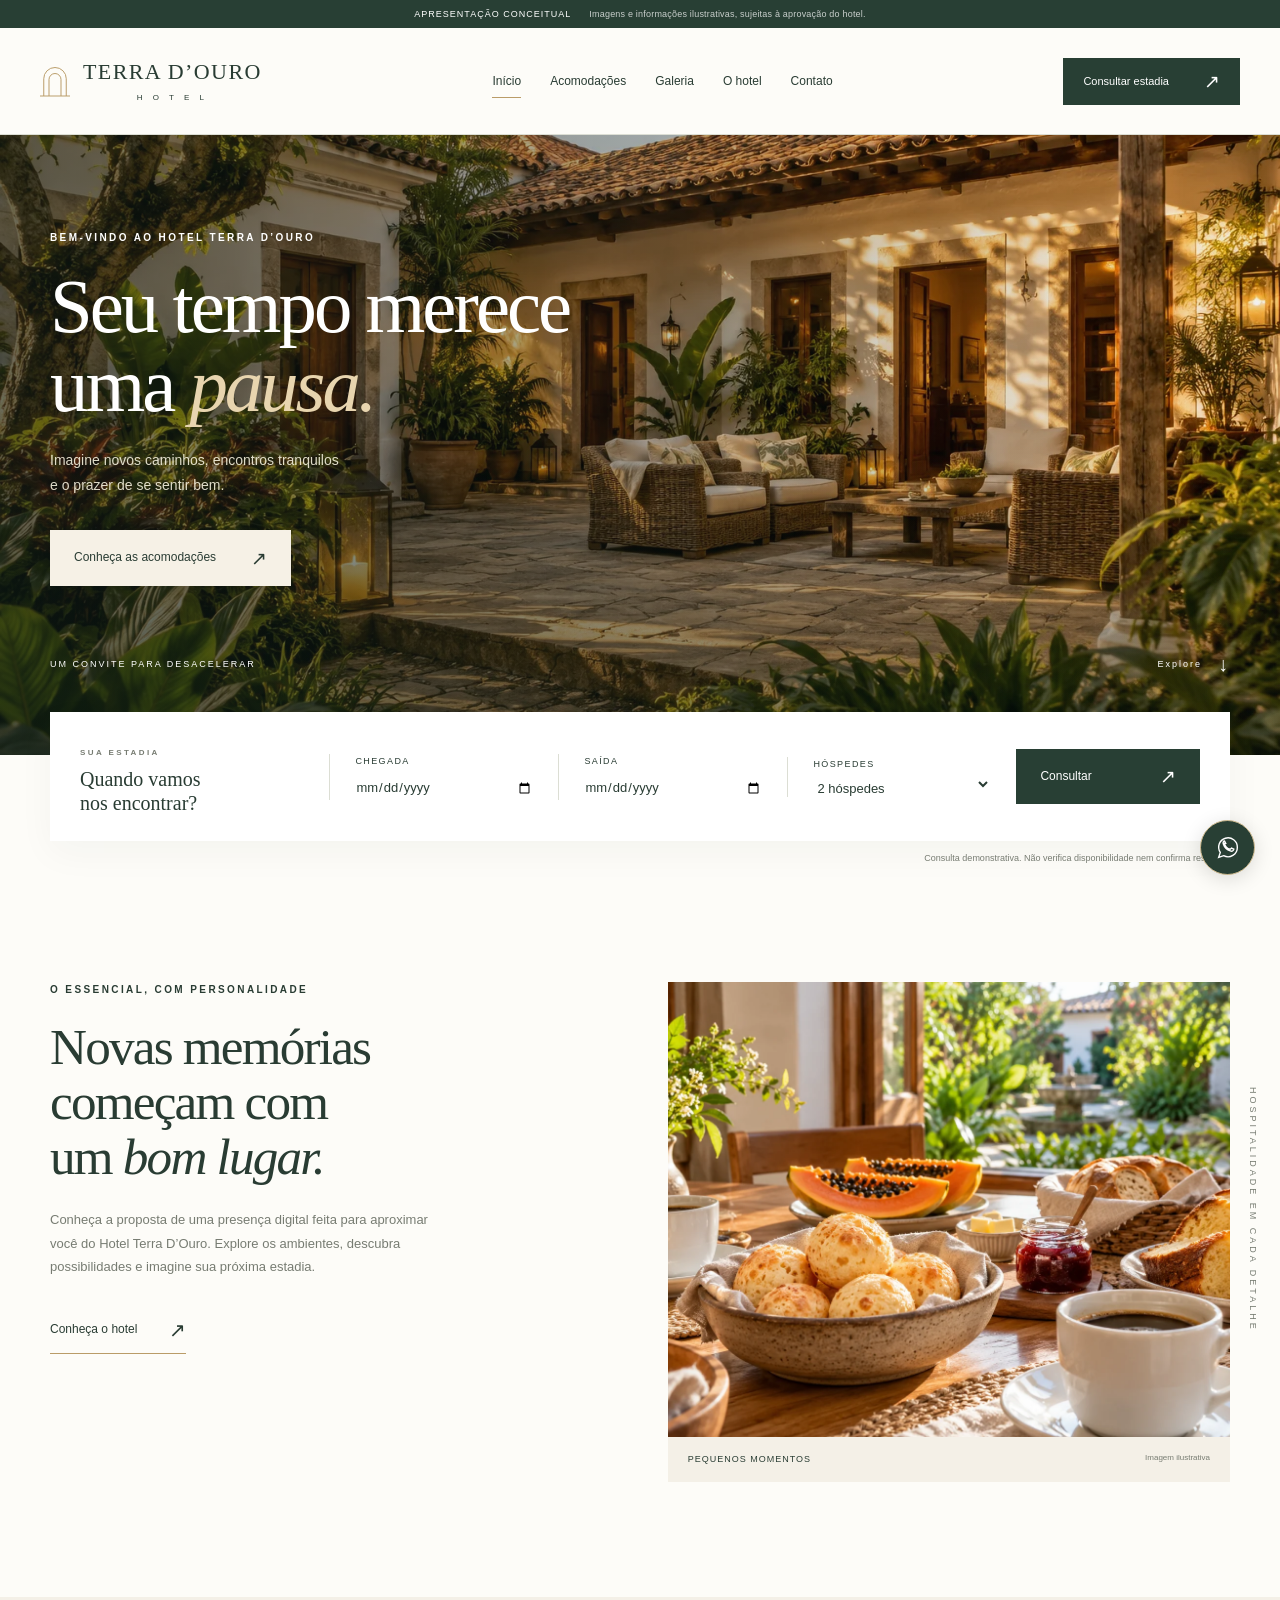
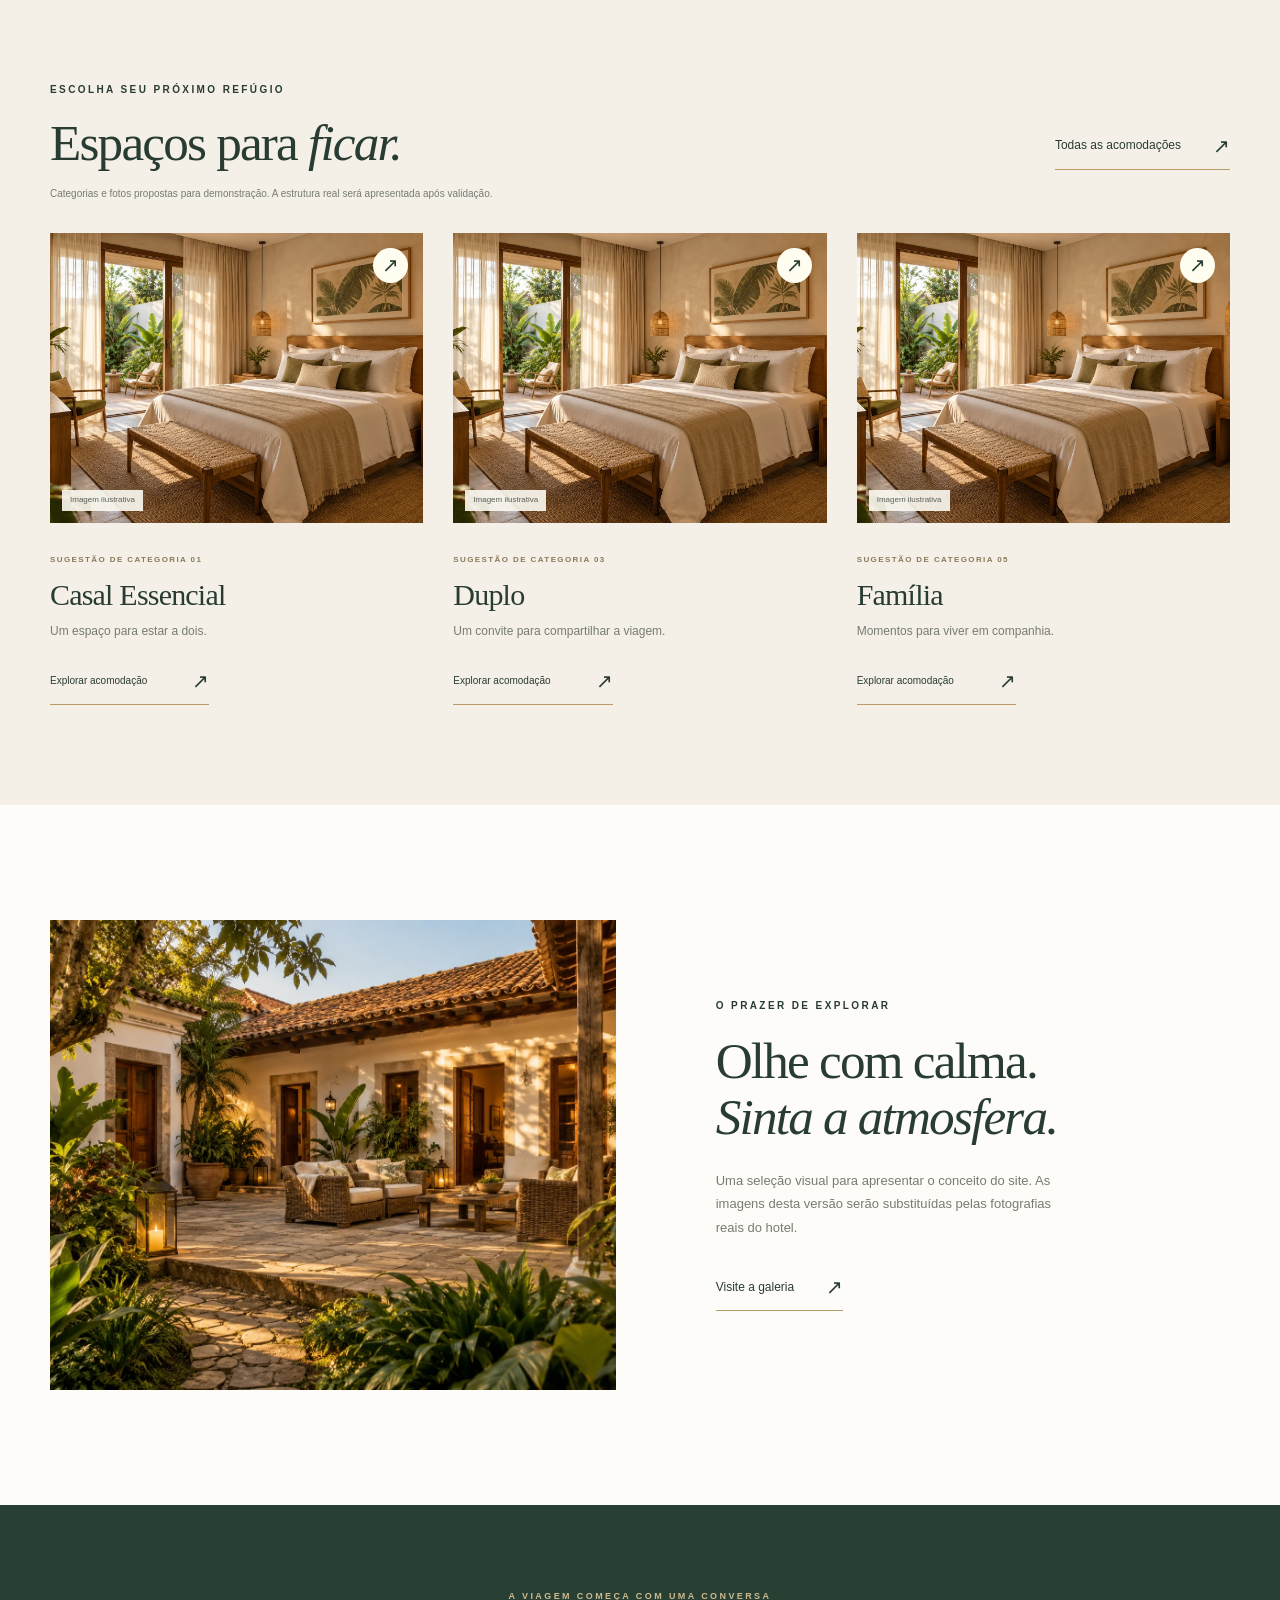
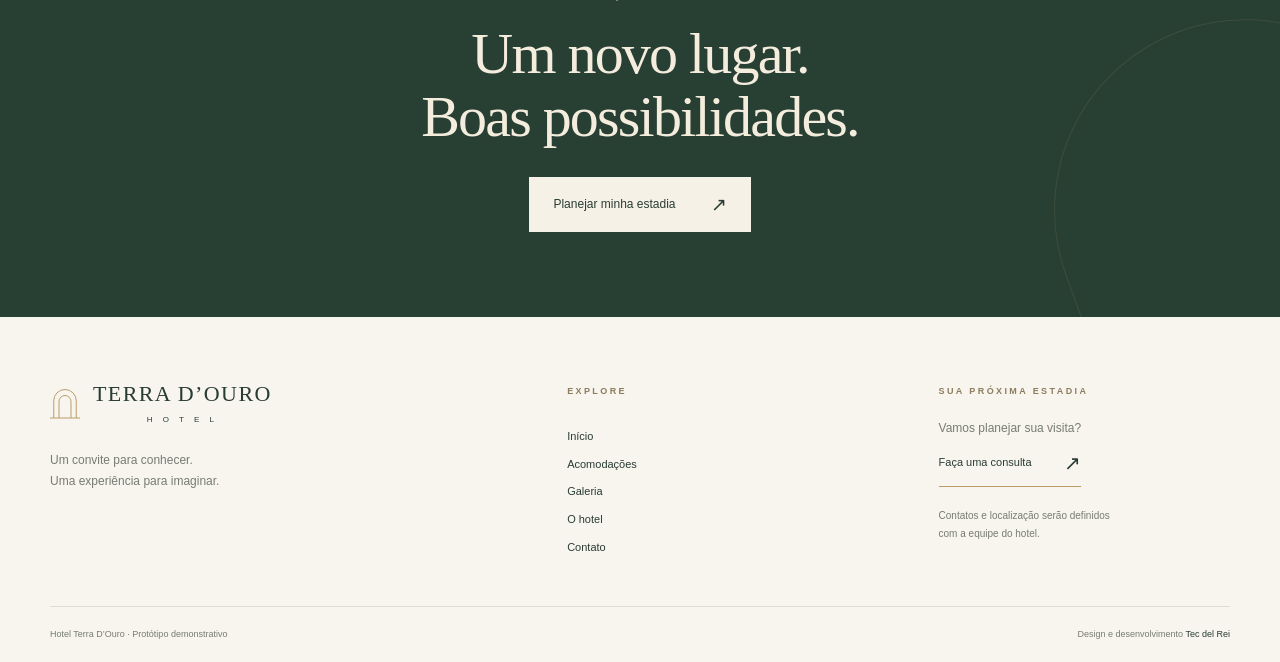
<file: index.html>
<!doctype html><html lang="pt-BR"><head><meta charset="utf-8"><meta name="viewport" content="width=device-width,initial-scale=1"><meta name="robots" content="noindex,nofollow"><meta name="description" content="Demonstração do site profissional do Hotel Terra D’Ouro. Imagens e informações ilustrativas."><title>Início | Hotel Terra D’Ouro</title><link rel="icon" href="assets/favicon.svg" type="image/svg+xml"><link rel="stylesheet" href="style.css"><script src="app.js" defer></script></head><body><a class="skip" href="#conteudo">Pular para o conteúdo</a><div class="demo-bar">APRESENTAÇÃO CONCEITUAL <span>Imagens e informações ilustrativas, sujeitas à aprovação do hotel.</span></div><header><div class="header-inner"><a class="brand" href="index.html" aria-label="Hotel Terra D’Ouro início"><span class="brand-mark" aria-hidden="true"><svg viewBox="0 0 40 50"><path d="M5 45V22a15 15 0 0130 0v23M12 45V23a8 8 0 0116 0v22M0 45h40"/></svg></span><span class="brand-type">TERRA D’OURO<small>H O T E L</small></span></a><button class="menu-toggle" aria-label="Abrir menu" aria-expanded="false" aria-controls="nav">☰</button><nav id="nav" aria-label="Principal"><a href="index.html" aria-current="page">Início</a><a href="acomodacoes.html" >Acomodações</a><a href="galeria.html" >Galeria</a><a href="hotel.html" >O hotel</a><a href="contato.html" >Contato</a></nav><a class="button header-cta" href="contato.html">Consultar estadia <span>↗</span></a></div></header><main id="conteudo"><section class="hero"><img class="hero-image" src="assets/hero.webp" alt="Pátio de hotel ilustrativo com jardim e arquitetura acolhedora" fetchpriority="high"><div class="hero-shade"></div><div class="hero-content wrap"><p class="eyebrow">BEM-VINDO AO HOTEL TERRA D’OURO</p><h1>Seu tempo merece<br>uma <em>pausa.</em></h1><p>Imagine novos caminhos, encontros tranquilos<br>e o prazer de se sentir bem.</p><a class="button light" href="acomodacoes.html">Conheça as acomodações <span>↗</span></a></div><div class="hero-foot"><span>UM CONVITE PARA DESACELERAR</span><a href="#boas-vindas">Explore <span>↓</span></a></div></section><div class="booking-wrap wrap"><form class="booking-bar" action="contato.html"><div class="booking-heading"><span class="eyebrow">SUA ESTADIA</span><strong>Quando vamos<br>nos encontrar?</strong></div><label>CHEGADA<input type="date" name="entrada" aria-label="Data de chegada" required></label><label>SAÍDA<input type="date" name="saida" aria-label="Data de saída" required></label><label>HÓSPEDES<select name="hospedes"><option value="1">1 hóspede</option><option value="2" selected>2 hóspedes</option><option value="3">3 hóspedes</option><option value="4">4 hóspedes</option><option value="5">5 ou mais</option></select></label><button class="button" type="submit">Consultar <span>↗</span></button></form><p class="booking-note">Consulta demonstrativa. Não verifica disponibilidade nem confirma reservas.</p></div><section class="welcome wrap" id="boas-vindas"><div class="welcome-copy"><p class="eyebrow">O ESSENCIAL, COM PERSONALIDADE</p><h2>Novas memórias<br>começam com<br>um <em>bom lugar.</em></h2><p>Conheça a proposta de uma presença digital feita para aproximar você do Hotel Terra D’Ouro. Explore os ambientes, descubra possibilidades e imagine sua próxima estadia.</p><a class="text-link" href="hotel.html">Conheça o hotel <span>↗</span></a></div><div class="welcome-image"><img src="assets/breakfast.webp" alt="Mesa de café da manhã ilustrativa com pão de queijo e frutas" loading="lazy"><div class="image-caption"><span>PEQUENOS MOMENTOS</span><span>Imagem ilustrativa</span></div></div><span class="vertical-note">HOSPITALIDADE EM CADA DETALHE</span></section><section class="rooms-section"><div class="wrap"><div class="section-heading"><div><p class="eyebrow">ESCOLHA SEU PRÓXIMO REFÚGIO</p><h2>Espaços para <em>ficar.</em></h2></div><a class="text-link" href="acomodacoes.html">Todas as acomodações <span>↗</span></a></div><p class="section-note">Categorias e fotos propostas para demonstração. A estrutura real será apresentada após validação.</p><div class="room-grid"><article class="room-card"><button class="room-image" data-room="0" aria-label="Ver prévia da acomodação Casal Essencial"><img src="assets/room.webp" alt="Quarto ilustrativo com decoração em tons naturais" loading="lazy" style="object-position:35% center"><span class="image-label">Imagem ilustrativa</span><span class="image-arrow">↗</span></button><div class="room-info"><span class="eyebrow">SUGESTÃO DE CATEGORIA 01</span><h3>Casal Essencial</h3><p>Um espaço para estar a dois.</p><button class="text-link" data-room="0">Explorar acomodação <span>↗</span></button></div></article><article class="room-card"><button class="room-image" data-room="2" aria-label="Ver prévia da acomodação Duplo"><img src="assets/room.webp" alt="Quarto ilustrativo com decoração em tons naturais" loading="lazy" style="object-position:45% center"><span class="image-label">Imagem ilustrativa</span><span class="image-arrow">↗</span></button><div class="room-info"><span class="eyebrow">SUGESTÃO DE CATEGORIA 03</span><h3>Duplo</h3><p>Um convite para compartilhar a viagem.</p><button class="text-link" data-room="2">Explorar acomodação <span>↗</span></button></div></article><article class="room-card"><button class="room-image" data-room="4" aria-label="Ver prévia da acomodação Família"><img src="assets/room.webp" alt="Quarto ilustrativo com decoração em tons naturais" loading="lazy" style="object-position:55% center"><span class="image-label">Imagem ilustrativa</span><span class="image-arrow">↗</span></button><div class="room-info"><span class="eyebrow">SUGESTÃO DE CATEGORIA 05</span><h3>Família</h3><p>Momentos para viver em companhia.</p><button class="text-link" data-room="4">Explorar acomodação <span>↗</span></button></div></article></div></div></section><section class="editorial wrap"><img src="assets/hero.webp" alt="Jardim ilustrativo em luz de fim de tarde" loading="lazy"><div><p class="eyebrow">O PRAZER DE EXPLORAR</p><h2>Olhe com calma.<br><em>Sinta a atmosfera.</em></h2><p>Uma seleção visual para apresentar o conceito do site. As imagens desta versão serão substituídas pelas fotografias reais do hotel.</p><a class="text-link" href="galeria.html">Visite a galeria <span>↗</span></a></div></section><section class="cta"><p class="eyebrow">A VIAGEM COMEÇA COM UMA CONVERSA</p><h2>Um novo lugar.<br>Boas possibilidades.</h2><a href="contato.html" class="button light">Planejar minha estadia <span>↗</span></a></section></main><footer><div class="footer-top"><div><a class="brand" href="index.html"><span class="brand-mark" aria-hidden="true"><svg viewBox="0 0 40 50"><path d="M5 45V22a15 15 0 0130 0v23M12 45V23a8 8 0 0116 0v22M0 45h40"/></svg></span><span class="brand-type">TERRA D’OURO<small>H O T E L</small></span></a><p>Um convite para conhecer.<br>Uma experiência para imaginar.</p></div><div><span class="eyebrow">EXPLORE</span><a href="index.html" aria-current="page">Início</a><a href="acomodacoes.html" >Acomodações</a><a href="galeria.html" >Galeria</a><a href="hotel.html" >O hotel</a><a href="contato.html" >Contato</a></div><div><span class="eyebrow">SUA PRÓXIMA ESTADIA</span><p>Vamos planejar sua visita?</p><a class="text-link" href="contato.html">Faça uma consulta <span>↗</span></a><p class="fine">Contatos e localização serão definidos<br>com a equipe do hotel.</p></div></div><div class="footer-bottom"><span>Hotel Terra D’Ouro · Protótipo demonstrativo</span><span>Design e desenvolvimento <strong>Tec del Rei</strong></span></div></footer><button class="whatsapp" data-whatsapp aria-label="Ver demonstração de contato pelo WhatsApp"><svg viewBox="0 0 24 24" aria-hidden="true"><path d="M20 11.5a8 8 0 01-11.7 7.1L4 20l1.4-4.2A8 8 0 1120 11.5Z"/><path d="M9 8c.5 3 2 4.5 5 5l1-1 2 1c-.5 2-2 2-3 1.5-3-1-5-3-6-6C7.5 7.5 8 6 9 6l1 2-1 0Z"/></svg></button><dialog id="modal"><button class="modal-close" aria-label="Fechar janela">×</button><div id="modal-content"></div></dialog><div class="toast" role="status" aria-live="polite"></div></body></html>
</file>
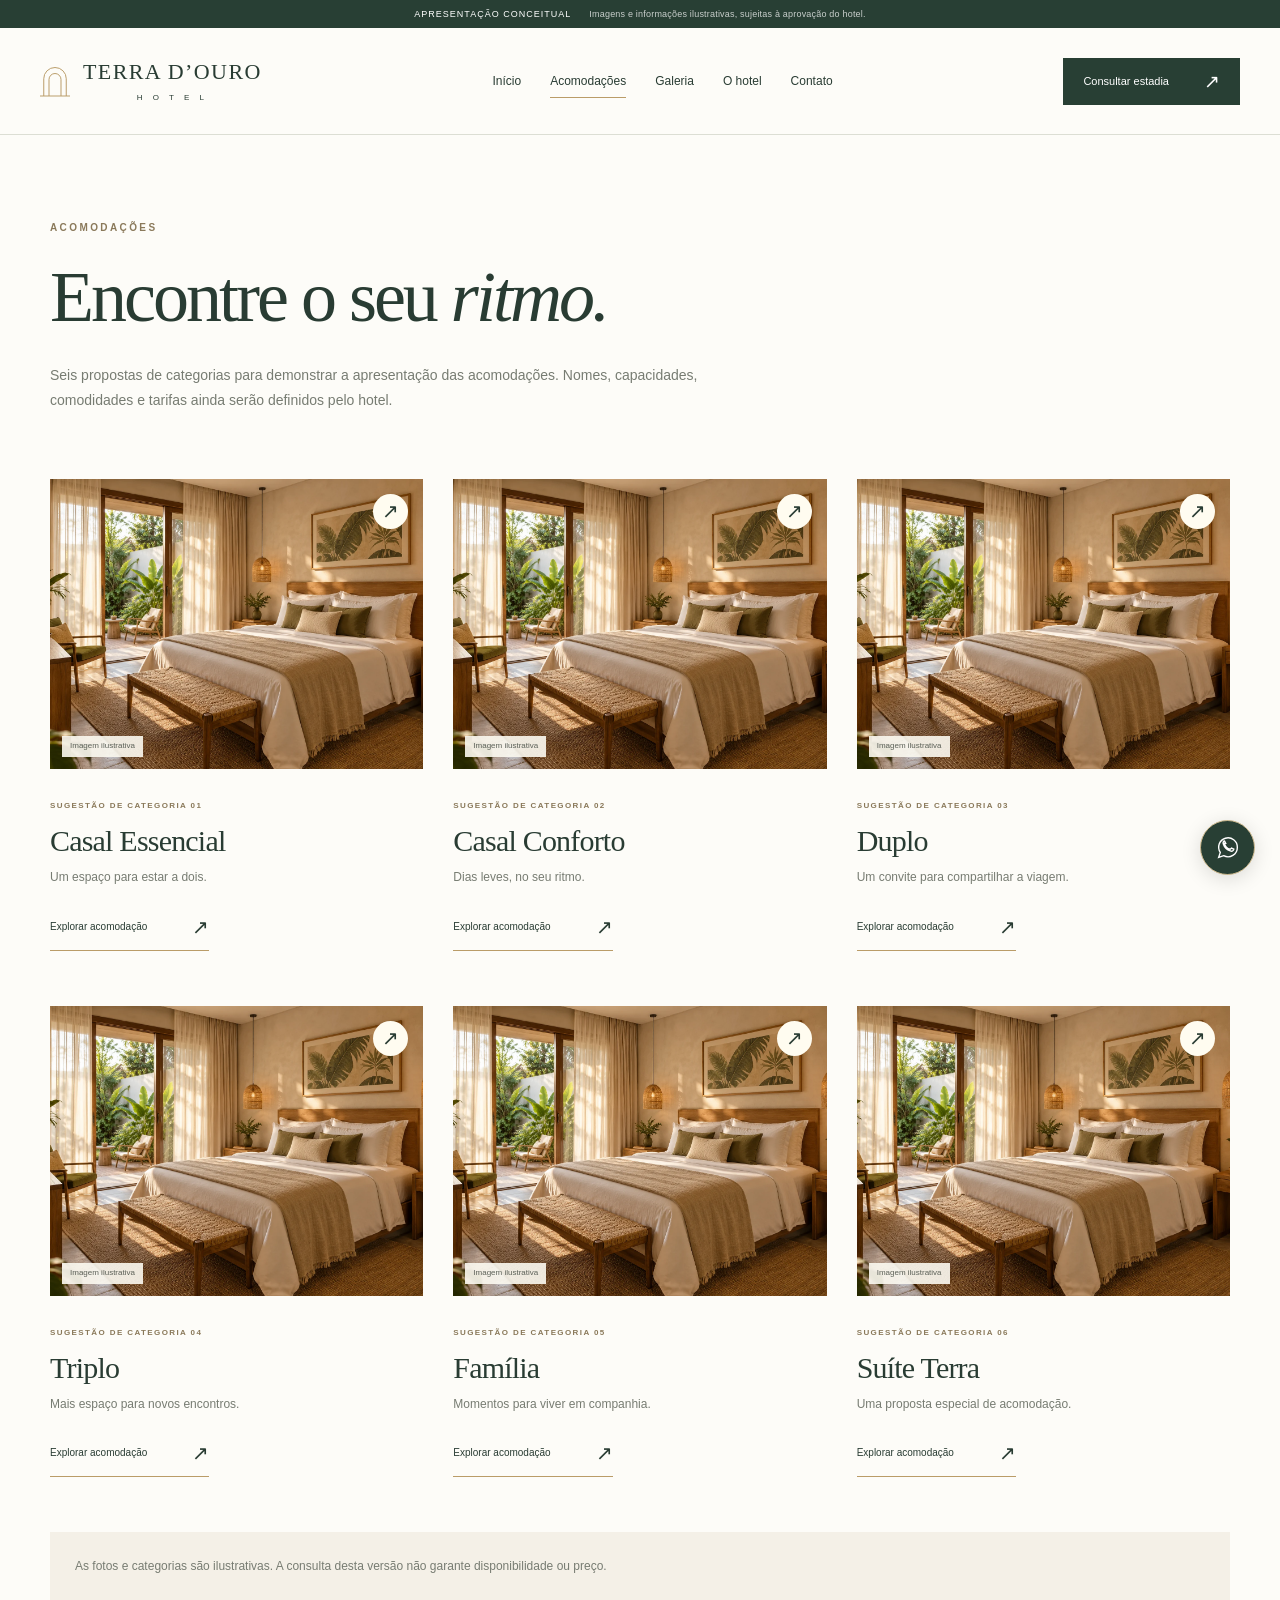
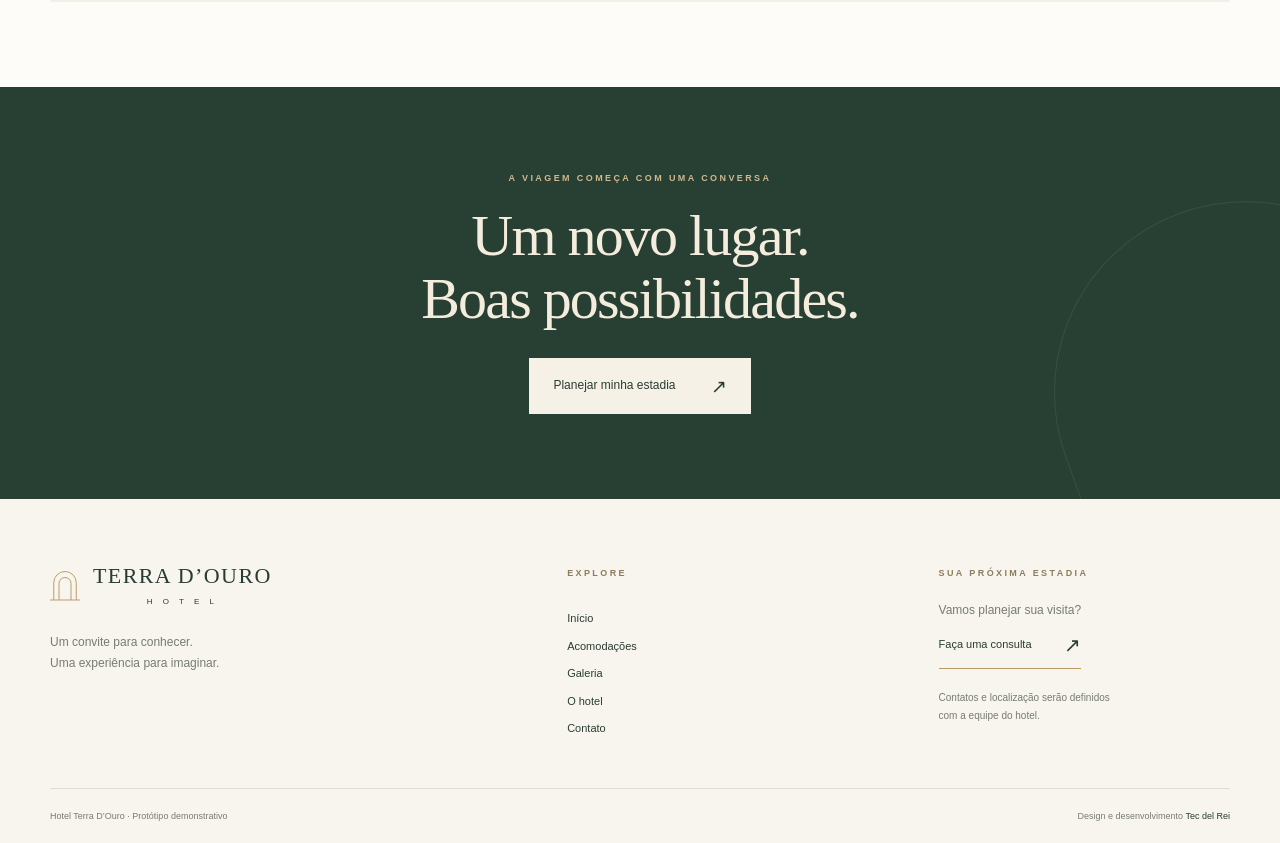
<file: acomodacoes.html>
<!doctype html><html lang="pt-BR"><head><meta charset="utf-8"><meta name="viewport" content="width=device-width,initial-scale=1"><meta name="robots" content="noindex,nofollow"><meta name="description" content="Demonstração do site profissional do Hotel Terra D’Ouro. Imagens e informações ilustrativas."><title>Acomodações | Hotel Terra D’Ouro</title><link rel="icon" href="assets/favicon.svg" type="image/svg+xml"><link rel="stylesheet" href="style.css"><script src="app.js" defer></script></head><body><a class="skip" href="#conteudo">Pular para o conteúdo</a><div class="demo-bar">APRESENTAÇÃO CONCEITUAL <span>Imagens e informações ilustrativas, sujeitas à aprovação do hotel.</span></div><header><div class="header-inner"><a class="brand" href="index.html" aria-label="Hotel Terra D’Ouro início"><span class="brand-mark" aria-hidden="true"><svg viewBox="0 0 40 50"><path d="M5 45V22a15 15 0 0130 0v23M12 45V23a8 8 0 0116 0v22M0 45h40"/></svg></span><span class="brand-type">TERRA D’OURO<small>H O T E L</small></span></a><button class="menu-toggle" aria-label="Abrir menu" aria-expanded="false" aria-controls="nav">☰</button><nav id="nav" aria-label="Principal"><a href="index.html" >Início</a><a href="acomodacoes.html" aria-current="page">Acomodações</a><a href="galeria.html" >Galeria</a><a href="hotel.html" >O hotel</a><a href="contato.html" >Contato</a></nav><a class="button header-cta" href="contato.html">Consultar estadia <span>↗</span></a></div></header><main id="conteudo"><section class="page-intro wrap"><p class="eyebrow">ACOMODAÇÕES</p><h1>Encontre o seu <em>ritmo.</em></h1><p>Seis propostas de categorias para demonstrar a apresentação das acomodações. Nomes, capacidades, comodidades e tarifas ainda serão definidos pelo hotel.</p></section><section class="wrap accommodations"><div class="room-grid"><article class="room-card"><button class="room-image" data-room="0" aria-label="Ver prévia da acomodação Casal Essencial"><img src="assets/room.webp" alt="Quarto ilustrativo com decoração em tons naturais" loading="lazy" style="object-position:35% center"><span class="image-label">Imagem ilustrativa</span><span class="image-arrow">↗</span></button><div class="room-info"><span class="eyebrow">SUGESTÃO DE CATEGORIA 01</span><h3>Casal Essencial</h3><p>Um espaço para estar a dois.</p><button class="text-link" data-room="0">Explorar acomodação <span>↗</span></button></div></article><article class="room-card"><button class="room-image" data-room="1" aria-label="Ver prévia da acomodação Casal Conforto"><img src="assets/room.webp" alt="Quarto ilustrativo com decoração em tons naturais" loading="lazy" style="object-position:40% center"><span class="image-label">Imagem ilustrativa</span><span class="image-arrow">↗</span></button><div class="room-info"><span class="eyebrow">SUGESTÃO DE CATEGORIA 02</span><h3>Casal Conforto</h3><p>Dias leves, no seu ritmo.</p><button class="text-link" data-room="1">Explorar acomodação <span>↗</span></button></div></article><article class="room-card"><button class="room-image" data-room="2" aria-label="Ver prévia da acomodação Duplo"><img src="assets/room.webp" alt="Quarto ilustrativo com decoração em tons naturais" loading="lazy" style="object-position:45% center"><span class="image-label">Imagem ilustrativa</span><span class="image-arrow">↗</span></button><div class="room-info"><span class="eyebrow">SUGESTÃO DE CATEGORIA 03</span><h3>Duplo</h3><p>Um convite para compartilhar a viagem.</p><button class="text-link" data-room="2">Explorar acomodação <span>↗</span></button></div></article><article class="room-card"><button class="room-image" data-room="3" aria-label="Ver prévia da acomodação Triplo"><img src="assets/room.webp" alt="Quarto ilustrativo com decoração em tons naturais" loading="lazy" style="object-position:50% center"><span class="image-label">Imagem ilustrativa</span><span class="image-arrow">↗</span></button><div class="room-info"><span class="eyebrow">SUGESTÃO DE CATEGORIA 04</span><h3>Triplo</h3><p>Mais espaço para novos encontros.</p><button class="text-link" data-room="3">Explorar acomodação <span>↗</span></button></div></article><article class="room-card"><button class="room-image" data-room="4" aria-label="Ver prévia da acomodação Família"><img src="assets/room.webp" alt="Quarto ilustrativo com decoração em tons naturais" loading="lazy" style="object-position:55% center"><span class="image-label">Imagem ilustrativa</span><span class="image-arrow">↗</span></button><div class="room-info"><span class="eyebrow">SUGESTÃO DE CATEGORIA 05</span><h3>Família</h3><p>Momentos para viver em companhia.</p><button class="text-link" data-room="4">Explorar acomodação <span>↗</span></button></div></article><article class="room-card"><button class="room-image" data-room="5" aria-label="Ver prévia da acomodação Suíte Terra"><img src="assets/room.webp" alt="Quarto ilustrativo com decoração em tons naturais" loading="lazy" style="object-position:60% center"><span class="image-label">Imagem ilustrativa</span><span class="image-arrow">↗</span></button><div class="room-info"><span class="eyebrow">SUGESTÃO DE CATEGORIA 06</span><h3>Suíte Terra</h3><p>Uma proposta especial de acomodação.</p><button class="text-link" data-room="5">Explorar acomodação <span>↗</span></button></div></article></div><aside class="quiet-note">As fotos e categorias são ilustrativas. A consulta desta versão não garante disponibilidade ou preço.</aside></section><section class="cta"><p class="eyebrow">A VIAGEM COMEÇA COM UMA CONVERSA</p><h2>Um novo lugar.<br>Boas possibilidades.</h2><a href="contato.html" class="button light">Planejar minha estadia <span>↗</span></a></section></main><footer><div class="footer-top"><div><a class="brand" href="index.html"><span class="brand-mark" aria-hidden="true"><svg viewBox="0 0 40 50"><path d="M5 45V22a15 15 0 0130 0v23M12 45V23a8 8 0 0116 0v22M0 45h40"/></svg></span><span class="brand-type">TERRA D’OURO<small>H O T E L</small></span></a><p>Um convite para conhecer.<br>Uma experiência para imaginar.</p></div><div><span class="eyebrow">EXPLORE</span><a href="index.html" >Início</a><a href="acomodacoes.html" aria-current="page">Acomodações</a><a href="galeria.html" >Galeria</a><a href="hotel.html" >O hotel</a><a href="contato.html" >Contato</a></div><div><span class="eyebrow">SUA PRÓXIMA ESTADIA</span><p>Vamos planejar sua visita?</p><a class="text-link" href="contato.html">Faça uma consulta <span>↗</span></a><p class="fine">Contatos e localização serão definidos<br>com a equipe do hotel.</p></div></div><div class="footer-bottom"><span>Hotel Terra D’Ouro · Protótipo demonstrativo</span><span>Design e desenvolvimento <strong>Tec del Rei</strong></span></div></footer><button class="whatsapp" data-whatsapp aria-label="Ver demonstração de contato pelo WhatsApp"><svg viewBox="0 0 24 24" aria-hidden="true"><path d="M20 11.5a8 8 0 01-11.7 7.1L4 20l1.4-4.2A8 8 0 1120 11.5Z"/><path d="M9 8c.5 3 2 4.5 5 5l1-1 2 1c-.5 2-2 2-3 1.5-3-1-5-3-6-6C7.5 7.5 8 6 9 6l1 2-1 0Z"/></svg></button><dialog id="modal"><button class="modal-close" aria-label="Fechar janela">×</button><div id="modal-content"></div></dialog><div class="toast" role="status" aria-live="polite"></div></body></html>
</file>
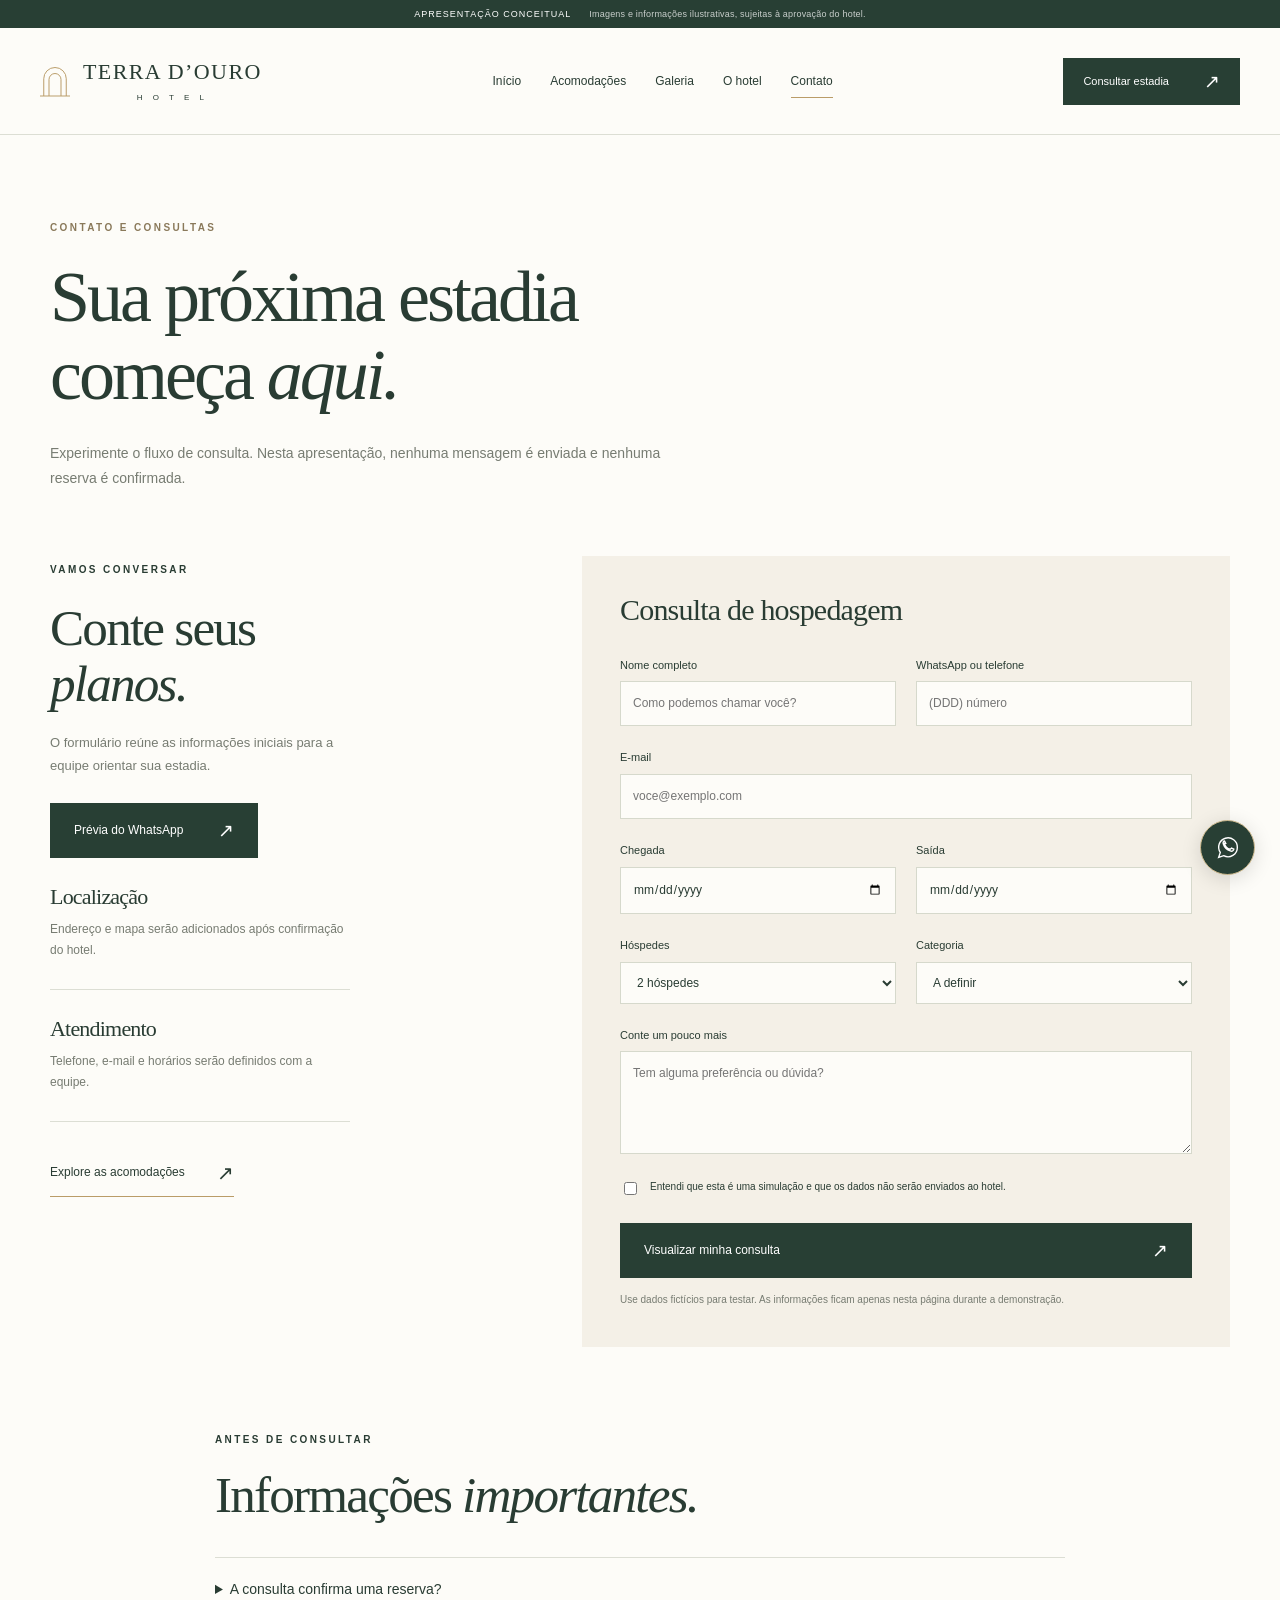
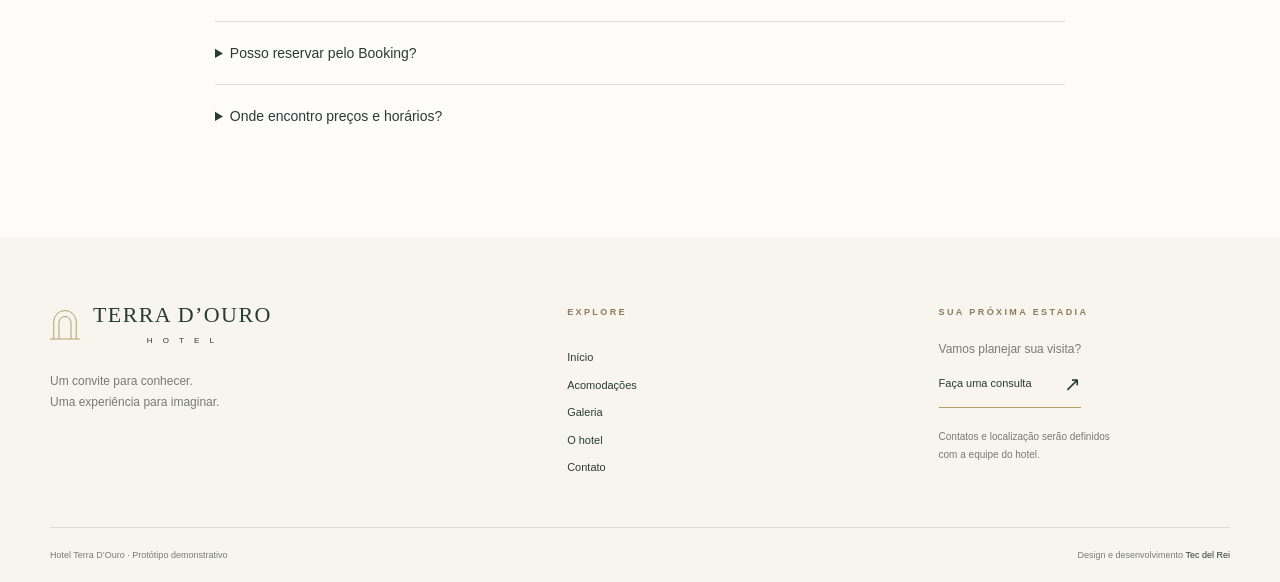
<file: contato.html>
<!doctype html><html lang="pt-BR"><head><meta charset="utf-8"><meta name="viewport" content="width=device-width,initial-scale=1"><meta name="robots" content="noindex,nofollow"><meta name="description" content="Demonstração do site profissional do Hotel Terra D’Ouro. Imagens e informações ilustrativas."><title>Contato | Hotel Terra D’Ouro</title><link rel="icon" href="assets/favicon.svg" type="image/svg+xml"><link rel="stylesheet" href="style.css"><script src="app.js" defer></script></head><body><a class="skip" href="#conteudo">Pular para o conteúdo</a><div class="demo-bar">APRESENTAÇÃO CONCEITUAL <span>Imagens e informações ilustrativas, sujeitas à aprovação do hotel.</span></div><header><div class="header-inner"><a class="brand" href="index.html" aria-label="Hotel Terra D’Ouro início"><span class="brand-mark" aria-hidden="true"><svg viewBox="0 0 40 50"><path d="M5 45V22a15 15 0 0130 0v23M12 45V23a8 8 0 0116 0v22M0 45h40"/></svg></span><span class="brand-type">TERRA D’OURO<small>H O T E L</small></span></a><button class="menu-toggle" aria-label="Abrir menu" aria-expanded="false" aria-controls="nav">☰</button><nav id="nav" aria-label="Principal"><a href="index.html" >Início</a><a href="acomodacoes.html" >Acomodações</a><a href="galeria.html" >Galeria</a><a href="hotel.html" >O hotel</a><a href="contato.html" aria-current="page">Contato</a></nav><a class="button header-cta" href="contato.html">Consultar estadia <span>↗</span></a></div></header><main id="conteudo"><section class="page-intro wrap"><p class="eyebrow">CONTATO E CONSULTAS</p><h1>Sua próxima estadia<br>começa <em>aqui.</em></h1><p>Experimente o fluxo de consulta. Nesta apresentação, nenhuma mensagem é enviada e nenhuma reserva é confirmada.</p></section><section class="contact-layout wrap"><div class="contact-aside"><span class="eyebrow">VAMOS CONVERSAR</span><h2>Conte seus<br><em>planos.</em></h2><p>O formulário reúne as informações iniciais para a equipe orientar sua estadia.</p><button class="button" data-whatsapp>Prévia do WhatsApp <span>↗</span></button><div class="contact-detail"><h3>Localização</h3><p>Endereço e mapa serão adicionados após confirmação do hotel.</p></div><div class="contact-detail"><h3>Atendimento</h3><p>Telefone, e-mail e horários serão definidos com a equipe.</p></div><a class="text-link" href="acomodacoes.html">Explore as acomodações <span>↗</span></a></div><form class="consultation" id="consultation"><h3>Consulta de hospedagem</h3><div class="field-grid"><label>Nome completo<input name="nome" autocomplete="name" placeholder="Como podemos chamar você?" required maxlength="100"></label><label>WhatsApp ou telefone<input name="telefone" type="tel" autocomplete="tel" placeholder="(DDD) número" required maxlength="30"></label><label class="full">E-mail<input name="email" type="email" autocomplete="email" placeholder="voce@exemplo.com" required maxlength="150"></label><label>Chegada<input name="entrada" type="date" required></label><label>Saída<input name="saida" type="date" required></label><label>Hóspedes<select name="hospedes"><option value="1">1 hóspede</option><option value="2" selected>2 hóspedes</option><option value="3">3 hóspedes</option><option value="4">4 hóspedes</option><option value="5">5 ou mais</option></select></label><label>Categoria<select name="categoria"><option>A definir</option><option>Casal Essencial</option><option>Casal Conforto</option><option>Duplo</option><option>Triplo</option><option>Família</option><option>Suíte Terra</option></select></label><label class="full">Conte um pouco mais<textarea name="mensagem" rows="4" maxlength="1000" placeholder="Tem alguma preferência ou dúvida?"></textarea></label></div><label class="check"><input type="checkbox" required> Entendi que esta é uma simulação e que os dados não serão enviados ao hotel.</label><button class="button" type="submit">Visualizar minha consulta <span>↗</span></button><p class="fine">Use dados fictícios para testar. As informações ficam apenas nesta página durante a demonstração.</p></form></section><section class="faq wrap"><p class="eyebrow">ANTES DE CONSULTAR</p><h2>Informações <em>importantes.</em></h2><details><summary>A consulta confirma uma reserva?</summary><p>Não. Neste protótipo, o formulário apenas mostra uma prévia da mensagem. No site final, o hotel definirá o processo de atendimento e confirmação.</p></details><details><summary>Posso reservar pelo Booking?</summary><p>O link oficial poderá ser incluído após validação com o hotel. A sincronização de disponibilidade depende de um fornecedor de reservas compatível e não está ativa nesta demonstração.</p></details><details><summary>Onde encontro preços e horários?</summary><p>Tarifas, regras de hospedagem, check-in, check-out e serviços serão informados após aprovação da equipe do hotel.</p></details></section></main><footer><div class="footer-top"><div><a class="brand" href="index.html"><span class="brand-mark" aria-hidden="true"><svg viewBox="0 0 40 50"><path d="M5 45V22a15 15 0 0130 0v23M12 45V23a8 8 0 0116 0v22M0 45h40"/></svg></span><span class="brand-type">TERRA D’OURO<small>H O T E L</small></span></a><p>Um convite para conhecer.<br>Uma experiência para imaginar.</p></div><div><span class="eyebrow">EXPLORE</span><a href="index.html" >Início</a><a href="acomodacoes.html" >Acomodações</a><a href="galeria.html" >Galeria</a><a href="hotel.html" >O hotel</a><a href="contato.html" aria-current="page">Contato</a></div><div><span class="eyebrow">SUA PRÓXIMA ESTADIA</span><p>Vamos planejar sua visita?</p><a class="text-link" href="contato.html">Faça uma consulta <span>↗</span></a><p class="fine">Contatos e localização serão definidos<br>com a equipe do hotel.</p></div></div><div class="footer-bottom"><span>Hotel Terra D’Ouro · Protótipo demonstrativo</span><span>Design e desenvolvimento <strong>Tec del Rei</strong></span></div></footer><button class="whatsapp" data-whatsapp aria-label="Ver demonstração de contato pelo WhatsApp"><svg viewBox="0 0 24 24" aria-hidden="true"><path d="M20 11.5a8 8 0 01-11.7 7.1L4 20l1.4-4.2A8 8 0 1120 11.5Z"/><path d="M9 8c.5 3 2 4.5 5 5l1-1 2 1c-.5 2-2 2-3 1.5-3-1-5-3-6-6C7.5 7.5 8 6 9 6l1 2-1 0Z"/></svg></button><dialog id="modal"><button class="modal-close" aria-label="Fechar janela">×</button><div id="modal-content"></div></dialog><div class="toast" role="status" aria-live="polite"></div></body></html>
</file>
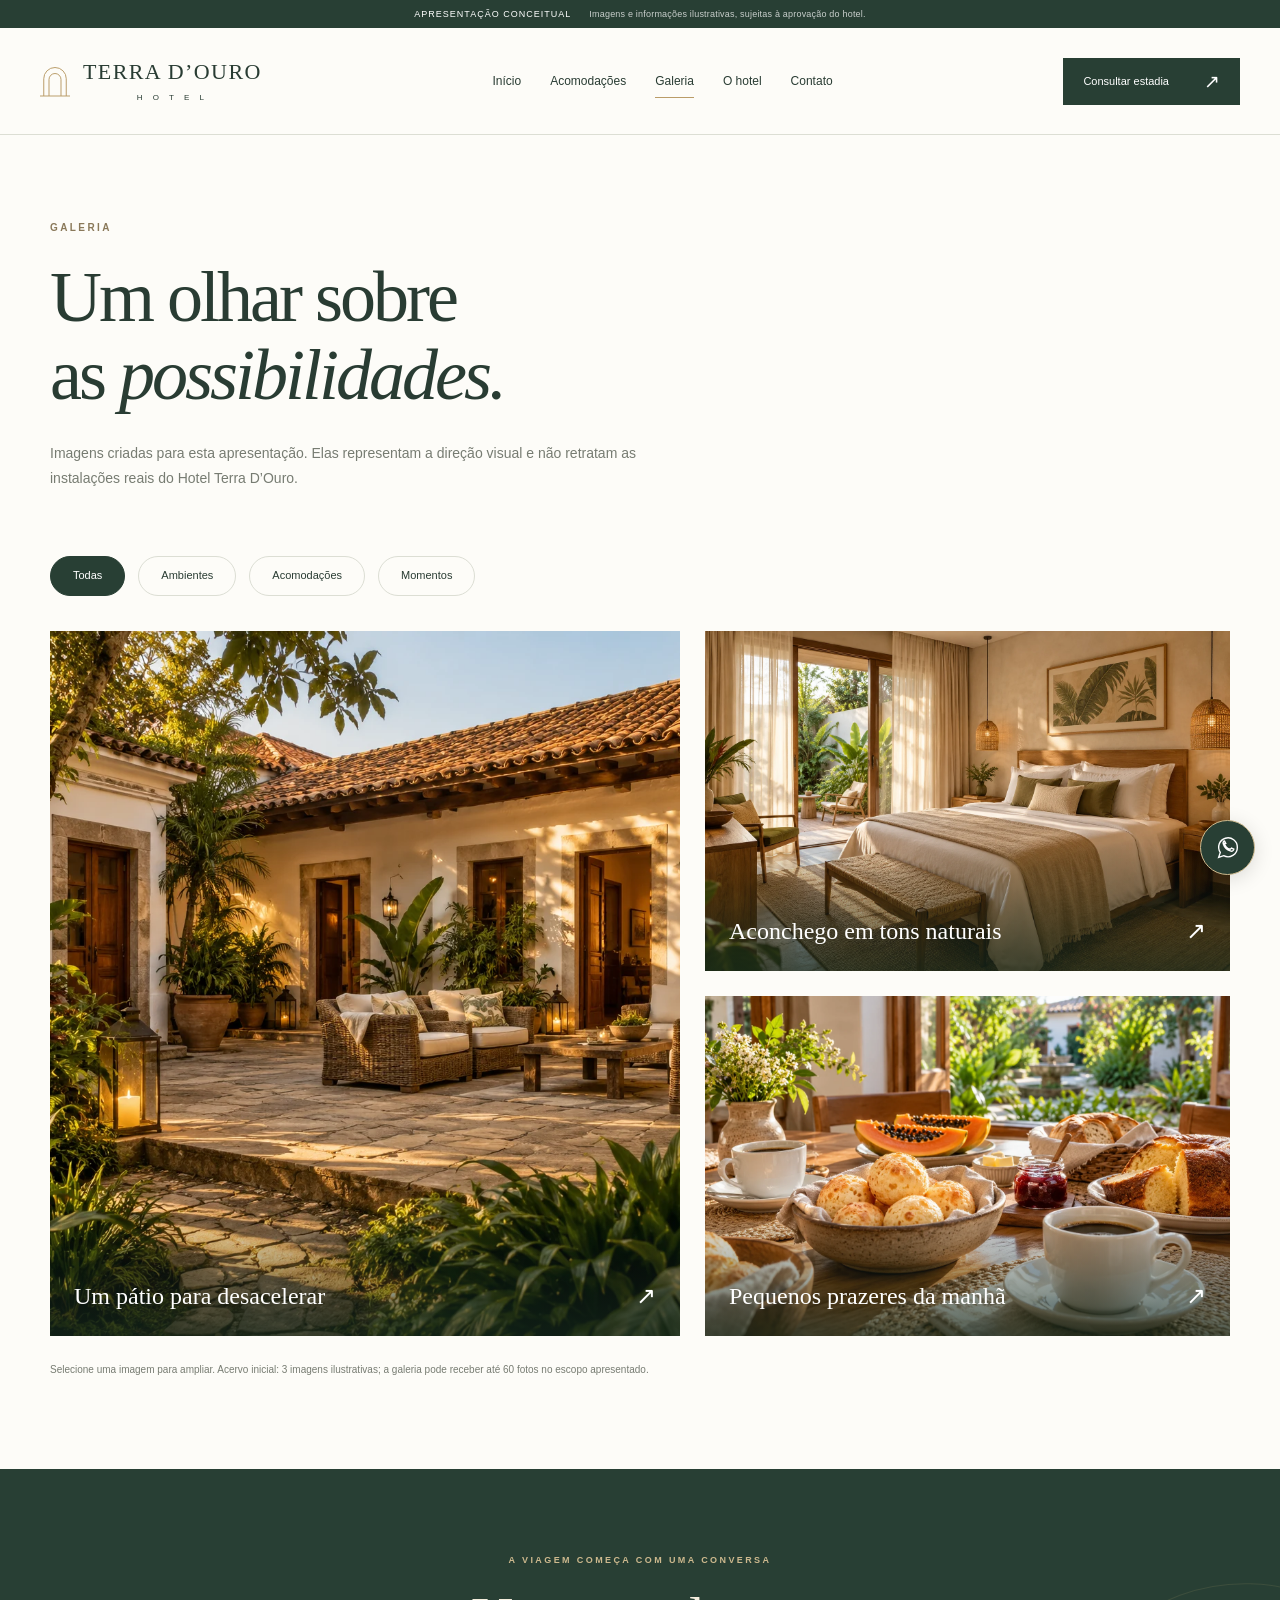
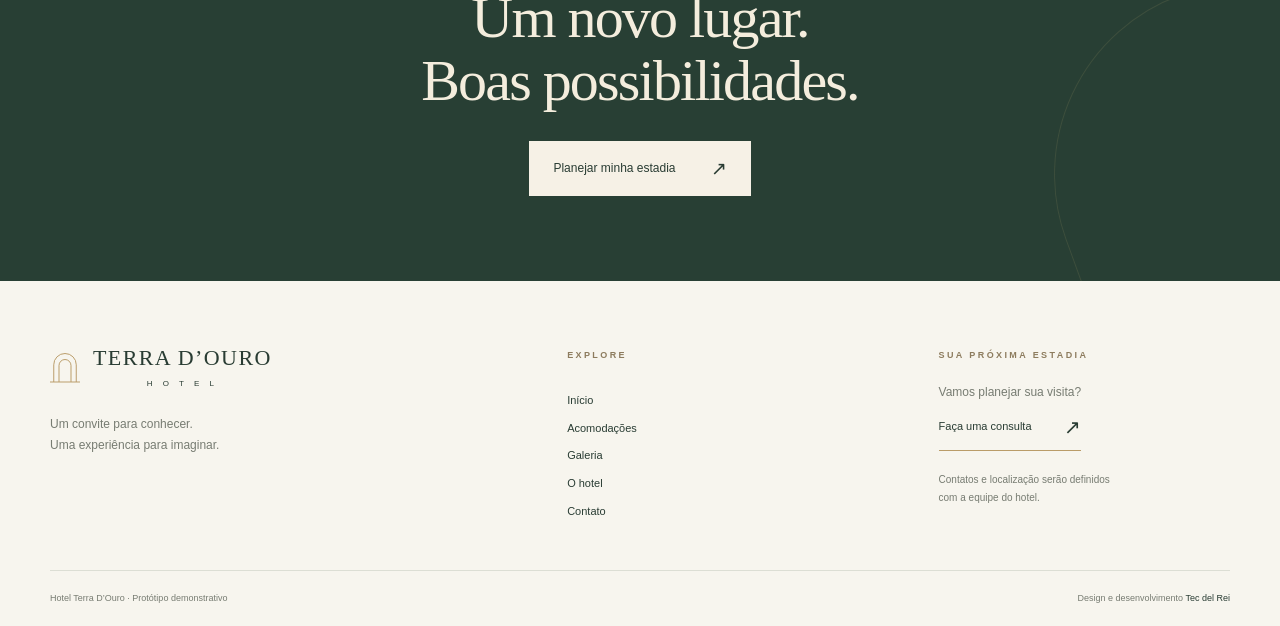
<file: galeria.html>
<!doctype html><html lang="pt-BR"><head><meta charset="utf-8"><meta name="viewport" content="width=device-width,initial-scale=1"><meta name="robots" content="noindex,nofollow"><meta name="description" content="Demonstração do site profissional do Hotel Terra D’Ouro. Imagens e informações ilustrativas."><title>Galeria | Hotel Terra D’Ouro</title><link rel="icon" href="assets/favicon.svg" type="image/svg+xml"><link rel="stylesheet" href="style.css"><script src="app.js" defer></script></head><body><a class="skip" href="#conteudo">Pular para o conteúdo</a><div class="demo-bar">APRESENTAÇÃO CONCEITUAL <span>Imagens e informações ilustrativas, sujeitas à aprovação do hotel.</span></div><header><div class="header-inner"><a class="brand" href="index.html" aria-label="Hotel Terra D’Ouro início"><span class="brand-mark" aria-hidden="true"><svg viewBox="0 0 40 50"><path d="M5 45V22a15 15 0 0130 0v23M12 45V23a8 8 0 0116 0v22M0 45h40"/></svg></span><span class="brand-type">TERRA D’OURO<small>H O T E L</small></span></a><button class="menu-toggle" aria-label="Abrir menu" aria-expanded="false" aria-controls="nav">☰</button><nav id="nav" aria-label="Principal"><a href="index.html" >Início</a><a href="acomodacoes.html" >Acomodações</a><a href="galeria.html" aria-current="page">Galeria</a><a href="hotel.html" >O hotel</a><a href="contato.html" >Contato</a></nav><a class="button header-cta" href="contato.html">Consultar estadia <span>↗</span></a></div></header><main id="conteudo"><section class="page-intro wrap"><p class="eyebrow">GALERIA</p><h1>Um olhar sobre<br>as <em>possibilidades.</em></h1><p>Imagens criadas para esta apresentação. Elas representam a direção visual e não retratam as instalações reais do Hotel Terra D’Ouro.</p></section><section class="wrap gallery-section"><div class="filters" aria-label="Filtrar imagens"><button class="active" data-filter="all" aria-pressed="true">Todas</button><button data-filter="ambientes" aria-pressed="false">Ambientes</button><button data-filter="acomodacoes" aria-pressed="false">Acomodações</button><button data-filter="momentos" aria-pressed="false">Momentos</button></div><div class="gallery-grid"><button class="gallery-item g-0" data-category="ambientes" data-photo="hero" data-caption="Um pátio para desacelerar"><img src="assets/hero.webp" alt="Um pátio para desacelerar — imagem ilustrativa gerada por IA" loading="lazy"><span>Um pátio para desacelerar <b>↗</b></span></button><button class="gallery-item g-1" data-category="acomodacoes" data-photo="room" data-caption="Aconchego em tons naturais"><img src="assets/room.webp" alt="Aconchego em tons naturais — imagem ilustrativa gerada por IA" loading="lazy"><span>Aconchego em tons naturais <b>↗</b></span></button><button class="gallery-item g-2" data-category="momentos" data-photo="breakfast" data-caption="Pequenos prazeres da manhã"><img src="assets/breakfast.webp" alt="Pequenos prazeres da manhã — imagem ilustrativa gerada por IA" loading="lazy"><span>Pequenos prazeres da manhã <b>↗</b></span></button></div><p class="fine">Selecione uma imagem para ampliar. Acervo inicial: 3 imagens ilustrativas; a galeria pode receber até 60 fotos no escopo apresentado.</p></section><section class="cta"><p class="eyebrow">A VIAGEM COMEÇA COM UMA CONVERSA</p><h2>Um novo lugar.<br>Boas possibilidades.</h2><a href="contato.html" class="button light">Planejar minha estadia <span>↗</span></a></section></main><footer><div class="footer-top"><div><a class="brand" href="index.html"><span class="brand-mark" aria-hidden="true"><svg viewBox="0 0 40 50"><path d="M5 45V22a15 15 0 0130 0v23M12 45V23a8 8 0 0116 0v22M0 45h40"/></svg></span><span class="brand-type">TERRA D’OURO<small>H O T E L</small></span></a><p>Um convite para conhecer.<br>Uma experiência para imaginar.</p></div><div><span class="eyebrow">EXPLORE</span><a href="index.html" >Início</a><a href="acomodacoes.html" >Acomodações</a><a href="galeria.html" aria-current="page">Galeria</a><a href="hotel.html" >O hotel</a><a href="contato.html" >Contato</a></div><div><span class="eyebrow">SUA PRÓXIMA ESTADIA</span><p>Vamos planejar sua visita?</p><a class="text-link" href="contato.html">Faça uma consulta <span>↗</span></a><p class="fine">Contatos e localização serão definidos<br>com a equipe do hotel.</p></div></div><div class="footer-bottom"><span>Hotel Terra D’Ouro · Protótipo demonstrativo</span><span>Design e desenvolvimento <strong>Tec del Rei</strong></span></div></footer><button class="whatsapp" data-whatsapp aria-label="Ver demonstração de contato pelo WhatsApp"><svg viewBox="0 0 24 24" aria-hidden="true"><path d="M20 11.5a8 8 0 01-11.7 7.1L4 20l1.4-4.2A8 8 0 1120 11.5Z"/><path d="M9 8c.5 3 2 4.5 5 5l1-1 2 1c-.5 2-2 2-3 1.5-3-1-5-3-6-6C7.5 7.5 8 6 9 6l1 2-1 0Z"/></svg></button><dialog id="modal"><button class="modal-close" aria-label="Fechar janela">×</button><div id="modal-content"></div></dialog><div class="toast" role="status" aria-live="polite"></div></body></html>
</file>
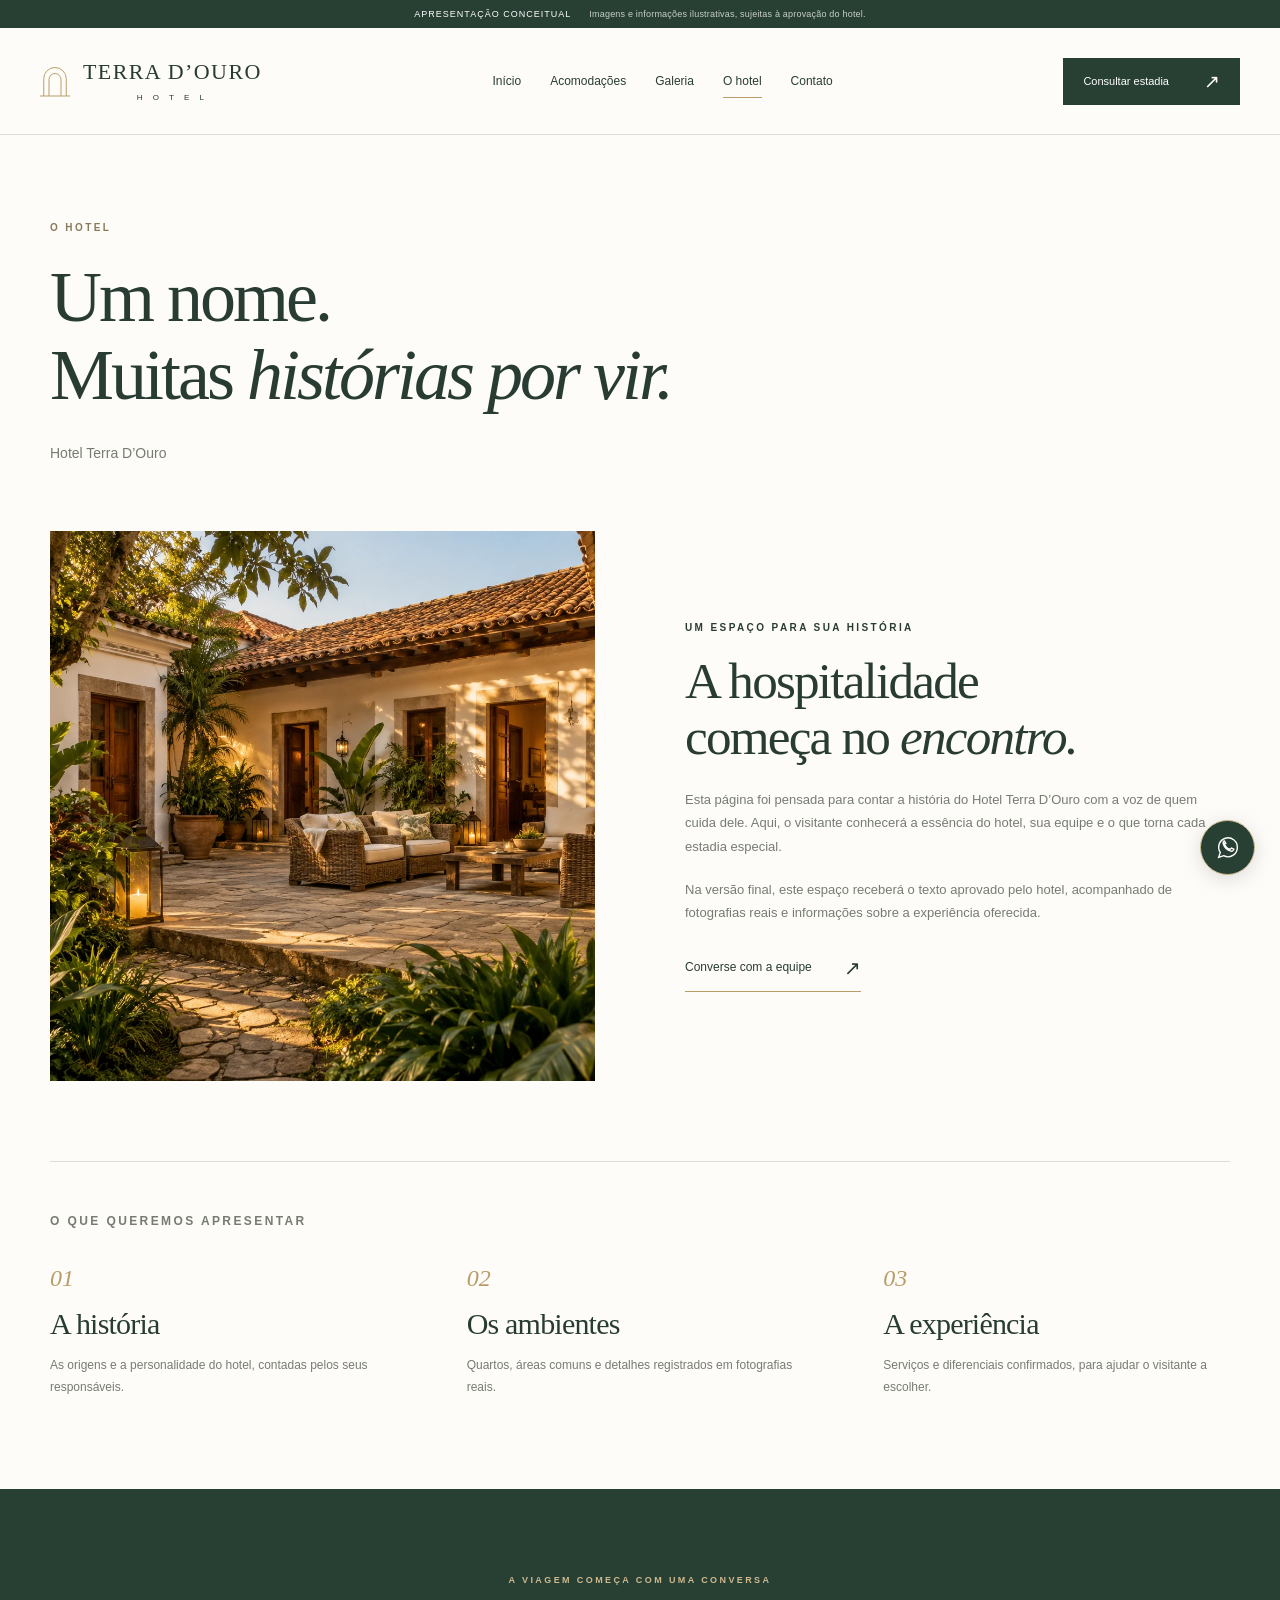
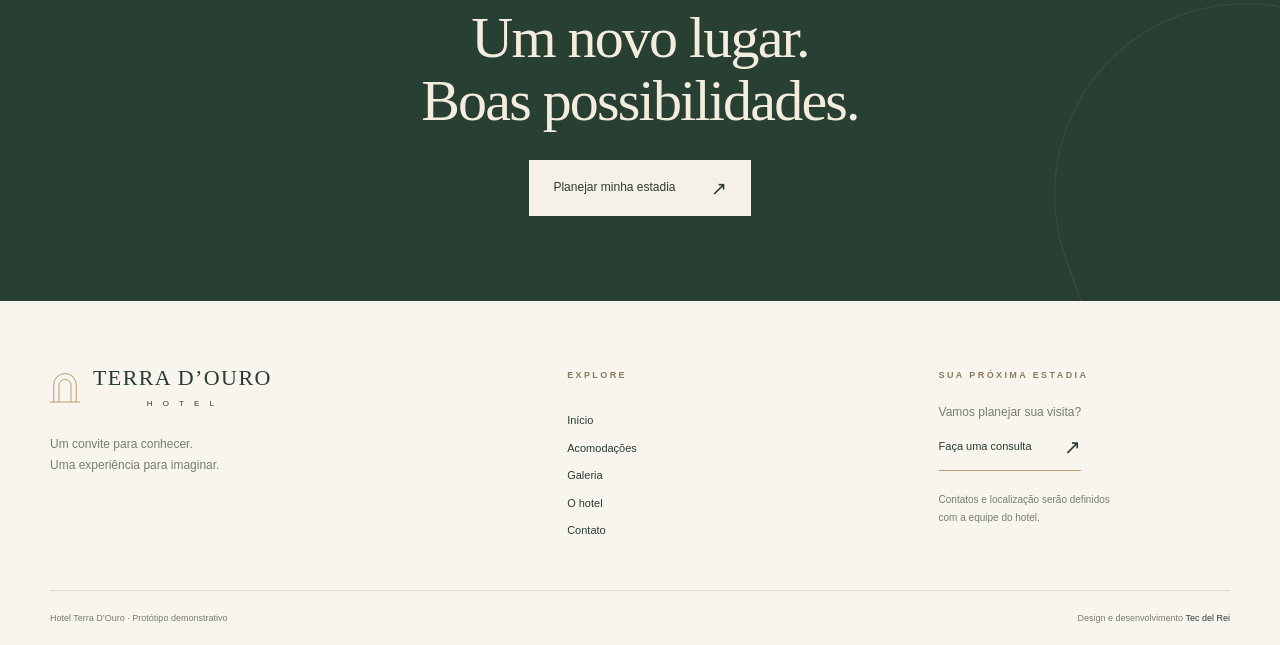
<file: hotel.html>
<!doctype html><html lang="pt-BR"><head><meta charset="utf-8"><meta name="viewport" content="width=device-width,initial-scale=1"><meta name="robots" content="noindex,nofollow"><meta name="description" content="Demonstração do site profissional do Hotel Terra D’Ouro. Imagens e informações ilustrativas."><title>O hotel | Hotel Terra D’Ouro</title><link rel="icon" href="assets/favicon.svg" type="image/svg+xml"><link rel="stylesheet" href="style.css"><script src="app.js" defer></script></head><body><a class="skip" href="#conteudo">Pular para o conteúdo</a><div class="demo-bar">APRESENTAÇÃO CONCEITUAL <span>Imagens e informações ilustrativas, sujeitas à aprovação do hotel.</span></div><header><div class="header-inner"><a class="brand" href="index.html" aria-label="Hotel Terra D’Ouro início"><span class="brand-mark" aria-hidden="true"><svg viewBox="0 0 40 50"><path d="M5 45V22a15 15 0 0130 0v23M12 45V23a8 8 0 0116 0v22M0 45h40"/></svg></span><span class="brand-type">TERRA D’OURO<small>H O T E L</small></span></a><button class="menu-toggle" aria-label="Abrir menu" aria-expanded="false" aria-controls="nav">☰</button><nav id="nav" aria-label="Principal"><a href="index.html" >Início</a><a href="acomodacoes.html" >Acomodações</a><a href="galeria.html" >Galeria</a><a href="hotel.html" aria-current="page">O hotel</a><a href="contato.html" >Contato</a></nav><a class="button header-cta" href="contato.html">Consultar estadia <span>↗</span></a></div></header><main id="conteudo"><section class="page-intro wrap"><p class="eyebrow">O HOTEL</p><h1>Um nome.<br>Muitas <em>histórias por vir.</em></h1><p>Hotel Terra D’Ouro</p></section><section class="about-story wrap"><img src="assets/hero.webp" alt="Conceito ilustrativo de ambiente do hotel"><div><p class="eyebrow">UM ESPAÇO PARA SUA HISTÓRIA</p><h2>A hospitalidade<br>começa no <em>encontro.</em></h2><p>Esta página foi pensada para contar a história do Hotel Terra D’Ouro com a voz de quem cuida dele. Aqui, o visitante conhecerá a essência do hotel, sua equipe e o que torna cada estadia especial.</p><p>Na versão final, este espaço receberá o texto aprovado pelo hotel, acompanhado de fotografias reais e informações sobre a experiência oferecida.</p><a class="text-link" href="contato.html">Converse com a equipe <span>↗</span></a></div></section><section class="values wrap"><p class="eyebrow">O QUE QUEREMOS APRESENTAR</p><div><article><span>01</span><h3>A história</h3><p>As origens e a personalidade do hotel, contadas pelos seus responsáveis.</p></article><article><span>02</span><h3>Os ambientes</h3><p>Quartos, áreas comuns e detalhes registrados em fotografias reais.</p></article><article><span>03</span><h3>A experiência</h3><p>Serviços e diferenciais confirmados, para ajudar o visitante a escolher.</p></article></div></section><section class="cta"><p class="eyebrow">A VIAGEM COMEÇA COM UMA CONVERSA</p><h2>Um novo lugar.<br>Boas possibilidades.</h2><a href="contato.html" class="button light">Planejar minha estadia <span>↗</span></a></section></main><footer><div class="footer-top"><div><a class="brand" href="index.html"><span class="brand-mark" aria-hidden="true"><svg viewBox="0 0 40 50"><path d="M5 45V22a15 15 0 0130 0v23M12 45V23a8 8 0 0116 0v22M0 45h40"/></svg></span><span class="brand-type">TERRA D’OURO<small>H O T E L</small></span></a><p>Um convite para conhecer.<br>Uma experiência para imaginar.</p></div><div><span class="eyebrow">EXPLORE</span><a href="index.html" >Início</a><a href="acomodacoes.html" >Acomodações</a><a href="galeria.html" >Galeria</a><a href="hotel.html" aria-current="page">O hotel</a><a href="contato.html" >Contato</a></div><div><span class="eyebrow">SUA PRÓXIMA ESTADIA</span><p>Vamos planejar sua visita?</p><a class="text-link" href="contato.html">Faça uma consulta <span>↗</span></a><p class="fine">Contatos e localização serão definidos<br>com a equipe do hotel.</p></div></div><div class="footer-bottom"><span>Hotel Terra D’Ouro · Protótipo demonstrativo</span><span>Design e desenvolvimento <strong>Tec del Rei</strong></span></div></footer><button class="whatsapp" data-whatsapp aria-label="Ver demonstração de contato pelo WhatsApp"><svg viewBox="0 0 24 24" aria-hidden="true"><path d="M20 11.5a8 8 0 01-11.7 7.1L4 20l1.4-4.2A8 8 0 1120 11.5Z"/><path d="M9 8c.5 3 2 4.5 5 5l1-1 2 1c-.5 2-2 2-3 1.5-3-1-5-3-6-6C7.5 7.5 8 6 9 6l1 2-1 0Z"/></svg></button><dialog id="modal"><button class="modal-close" aria-label="Fechar janela">×</button><div id="modal-content"></div></dialog><div class="toast" role="status" aria-live="polite"></div></body></html>
</file>
<file: style.css>
:root{--ink:#293c33;--olive:#283f34;--sand:#f4f0e7;--gold:#ba9c68;--muted:#777c72;--line:#dcded4;--white:#fff;--serif:Georgia,'Times New Roman',serif;--sans:Arial,Helvetica,sans-serif}*{box-sizing:border-box}html{scroll-behavior:smooth}body{margin:0;background:#fdfcf8;color:var(--ink);font:15px/1.6 var(--sans);overflow-wrap:break-word}body:has(dialog[open]){overflow:hidden}img{display:block;width:100%;height:100%;object-fit:cover}button,input,select,textarea{font:inherit}button,a,input,select,textarea{-webkit-tap-highlight-color:transparent}button{cursor:pointer}a{color:inherit;text-decoration:none}button{color:inherit}h1,h2,h3,p{margin:0}h1,h2,h3{font-family:var(--serif);font-weight:400;line-height:1.08}h1{font-size:clamp(44px,5.8vw,88px);letter-spacing:-3px}h2{font-size:clamp(34px,4vw,58px);letter-spacing:-1.8px}h3{font-size:30px;letter-spacing:-.8px}em{font-weight:400;color:inherit}p{line-height:1.8}button{background:none;border:0}.wrap{width:min(1240px,calc(100% - 100px));margin-inline:auto}.eyebrow{font-size:10px;letter-spacing:2.4px;font-weight:600;line-height:1.5}.demo-bar{padding:7px 20px;text-align:center;background:var(--olive);color:#fff;font-size:9px;letter-spacing:1px}.demo-bar span{font-weight:400;letter-spacing:.2px;opacity:.75;margin-left:15px}header{background:#fdfcf8;position:relative;z-index:10;border-bottom:1px solid var(--line)}.header-inner{height:106px;width:min(1400px,calc(100% - 80px));margin:auto;display:flex;align-items:center;justify-content:space-between;gap:30px}.brand{display:inline-flex;align-items:center;gap:13px;flex-shrink:0}.brand-mark{width:30px;height:40px}.brand-mark svg{width:100%;height:100%;fill:none;stroke:var(--gold);stroke-width:1.3}.brand-type{font:22px/1.1 var(--serif);letter-spacing:1.4px;white-space:nowrap}.brand-type small{font:8px var(--sans);display:block;text-align:center;margin-top:9px;letter-spacing:4px}nav{display:flex;align-items:center;gap:29px;font-size:12px}nav a{padding:10px 0;position:relative}nav a[aria-current]:after{content:'';height:1px;background:var(--gold);position:absolute;left:0;right:0;bottom:3px}nav a:hover{color:#9b7b47}.button{padding:17px 23px;background:var(--olive);color:white;display:inline-flex;align-items:center;justify-content:space-between;gap:35px;font-size:12px;border:1px solid transparent;transition:background .2s,transform .2s}.button:hover{background:#3d5848;transform:translateY(-2px)}.button span{font-size:19px;line-height:1}.button.light{background:#f6f1e6;color:var(--ink)}.button.light:hover{background:white}.header-cta{padding:13px 19px;font-size:11px}.menu-toggle{display:none}.hero{height:620px;min-height:520px;position:relative;color:#fff}.hero-image{position:absolute;inset:0;object-position:center 58%}.hero-shade{position:absolute;inset:0;background:linear-gradient(90deg,rgba(15,28,22,.62),rgba(15,28,22,.05) 90%),linear-gradient(0deg,rgba(10,20,15,.4),transparent 50%)}.hero-content{position:relative;padding-top:95px}.hero h1{margin:23px 0;font-size:clamp(50px,6vw,88px);line-height:1.02}.hero h1 em{color:#e8d5af}.hero p:not(.eyebrow){font-size:14px;color:#fffce9d9;margin-bottom:32px}.hero-foot{position:absolute;bottom:75px;left:50px;right:50px;display:flex;align-items:center;justify-content:space-between;font-size:9px;letter-spacing:2px}.hero-foot a{display:flex;gap:16px;align-items:center}.hero-foot a span{font-size:20px}.booking-wrap{position:relative;margin-top:-43px;z-index:2}.booking-bar{background:#fff;display:grid;grid-template-columns:1.1fr 1fr 1fr 1fr .9fr;align-items:center;padding:26px 30px;box-shadow:0 12px 35px #20352a0a;gap:25px}.booking-heading strong{font-family:var(--serif);font-weight:400;font-size:20px;line-height:1.2;display:block;margin-top:5px}.booking-heading .eyebrow{font-size:8px;color:var(--muted)}.booking-bar label{font-size:9px;letter-spacing:1.4px;border-left:1px solid var(--line);padding-left:25px}.booking-bar input,.booking-bar select{display:block;width:100%;border:0;background:transparent;padding:9px 0 0;letter-spacing:0;color:var(--ink);font-size:13px;min-width:0}.booking-bar .button{width:100%}.booking-note{text-align:right;font-size:9px;color:var(--muted);padding-top:9px}.welcome{display:grid;grid-template-columns:1fr 1.13fr;gap:120px;position:relative;padding:115px 0}.welcome-copy h2{margin:22px 0 24px}.welcome-copy p:not(.eyebrow){max-width:380px;color:var(--muted);font-size:13px;margin-bottom:28px}.text-link{display:inline-flex;align-items:center;gap:32px;padding:7px 0;border-bottom:1px solid var(--gold);font-size:12px}.text-link span{font-size:20px}.welcome-image{height:500px;position:relative}.image-caption{position:absolute;bottom:0;background:var(--sand);width:100%;padding:15px 20px;display:flex;justify-content:space-between;font-size:9px;letter-spacing:1px}.image-caption span:last-child{color:var(--muted);font-size:8px;letter-spacing:0}.vertical-note{position:absolute;right:-30px;top:220px;writing-mode:vertical-rl;font-size:9px;letter-spacing:3px;color:var(--muted)}.rooms-section{padding:85px 0 100px;background:var(--sand)}.section-heading{display:flex;justify-content:space-between;align-items:end;gap:25px}.section-heading h2{margin-top:18px}.section-note{font-size:10px;color:var(--muted);margin:15px 0 30px}.room-grid{display:grid;grid-template-columns:repeat(3,1fr);gap:30px}.room-image{position:relative;height:290px;width:100%;display:block;padding:0;overflow:hidden;text-align:left}.room-image img{transition:transform .6s}.room-image:hover img{transform:scale(1.05)}.image-label{position:absolute;bottom:12px;left:12px;background:#fcfaf1e6;color:#5b6057;font-size:8px;padding:4px 8px}.image-arrow{position:absolute;top:15px;right:15px;background:#fffcf0;width:35px;height:35px;border-radius:50%;display:grid;place-items:center;font-size:20px}.room-info{padding-top:22px}.room-info .eyebrow{color:#8a795a;font-size:8px;letter-spacing:1.4px}.room-info h3{margin:10px 0}.room-info p{color:var(--muted);font-size:12px;margin-bottom:15px}.room-info .text-link{font-size:10px;gap:45px}.editorial{padding:115px 0;display:grid;grid-template-columns:1.1fr 1fr;gap:100px;align-items:center}.editorial>img{height:470px;object-position:64% center}.editorial h2{margin:20px 0 25px}.editorial p:not(.eyebrow){font-size:13px;color:var(--muted);margin-bottom:25px;max-width:360px}.cta{text-align:center;background:var(--olive);padding:85px 25px;color:#f4eddd;position:relative;overflow:hidden}.cta:after{content:'';position:absolute;width:380px;height:520px;border:1px solid #d1b67b20;border-radius:210px 210px 0 0;right:-180px;bottom:-220px;transform:rotate(-20deg);pointer-events:none}.cta .eyebrow{color:#cdb98e;font-size:9px}.cta h2{margin:20px 0 28px;font-size:58px}.cta .button{position:relative;z-index:1}footer{background:#f7f5ee;padding:65px 50px 20px}.footer-top{max-width:1240px;margin:auto;display:grid;grid-template-columns:1.5fr 1fr 1fr;gap:80px}.footer-top>div:nth-child(2){display:flex;flex-direction:column;gap:10px;font-size:11px}.footer-top .eyebrow{display:block;margin:3px 0 20px;font-size:9px;color:#8d7c5e}.footer-top p{font-size:12px;color:var(--muted);margin-top:20px}.footer-top .fine{font-size:10px}.footer-top .text-link{font-size:11px}.footer-bottom{max-width:1240px;margin:50px auto 0;border-top:1px solid var(--line);padding-top:20px;display:flex;justify-content:space-between;gap:25px;font-size:9px;color:var(--muted)}.footer-bottom strong{font-weight:500;color:var(--ink)}.whatsapp{position:fixed;bottom:25px;right:25px;background:var(--olive);width:55px;height:55px;color:#fff;border:1px solid #cdb98e;border-radius:50%;box-shadow:0 4px 20px #0002;z-index:15}.whatsapp svg{width:28px;height:28px;stroke:currentColor;fill:none;stroke-width:1.2;vertical-align:middle}.page-intro{padding:85px 0 65px}.page-intro .eyebrow{color:#8a795a;margin-bottom:24px}.page-intro h1{font-size:72px;max-width:900px}.page-intro>p:last-child{font-size:14px;max-width:650px;margin-top:26px;color:var(--muted)}.accommodations{padding-bottom:85px}.accommodations .room-grid{row-gap:55px}.quiet-note{background:var(--sand);padding:25px;margin-top:55px;font-size:12px;color:var(--muted)}.gallery-section{padding-bottom:90px}.filters{display:flex;gap:13px;flex-wrap:wrap;margin-bottom:35px}.filters button{padding:10px 22px;border:1px solid var(--line);font-size:11px;border-radius:30px}.filters button.active{background:var(--olive);border-color:var(--olive);color:white}.gallery-grid{display:grid;grid-template-columns:1.2fr 1fr;gap:25px}.gallery-item{position:relative;padding:0;height:340px;overflow:hidden}.gallery-item.g-0{grid-row:span 2;height:705px}.gallery-item img{transition:transform .6s}.gallery-item:hover img{transform:scale(1.04)}.gallery-item span{position:absolute;bottom:0;left:0;right:0;background:linear-gradient(transparent,#15291dbb);padding:70px 24px 20px;color:white;text-align:left;font-family:var(--serif);font-size:24px}.gallery-item b{float:right;font-weight:400}.gallery-section .fine{margin-top:25px}.fine{font-size:10px;color:var(--muted)}[hidden]{display:none!important}.about-story{display:grid;grid-template-columns:1fr 1fr;gap:90px;align-items:center;padding-bottom:80px}.about-story img{height:550px}.about-story h2{margin:18px 0 24px}.about-story p:not(.eyebrow){font-size:13px;color:var(--muted);margin-bottom:20px}.values{padding:50px 0 90px;border-top:1px solid var(--line)}.values>div{display:grid;grid-template-columns:repeat(3,1fr);gap:70px;margin-top:35px}.values article>span{font:italic 24px var(--serif);color:var(--gold)}.values h3{margin:15px 0}.values p{font-size:12px;color:var(--muted)}.contact-layout{display:grid;grid-template-columns:.8fr 1.2fr;gap:100px;padding-bottom:85px}.contact-aside h2{margin:20px 0}.contact-aside>p{font-size:13px;color:var(--muted);max-width:290px;margin-bottom:25px}.contact-detail{padding:27px 0;border-bottom:1px solid var(--line);max-width:300px}.contact-detail h3{font-size:22px}.contact-detail p{font-size:12px;color:var(--muted);margin-top:10px}.contact-aside>.text-link{margin-top:28px}.consultation{background:var(--sand);padding:38px}.consultation h3{font-size:30px;margin-bottom:30px}.field-grid{display:grid;grid-template-columns:1fr 1fr;gap:23px 20px}.field-grid label{font-size:11px}.field-grid input,.field-grid select,.field-grid textarea{display:block;width:100%;border:1px solid #d6d9cc;border-radius:0;background:#fdfcf8;color:var(--ink);padding:12px;margin-top:7px;font-size:12px;min-width:0}.field-grid textarea{resize:vertical}.full{grid-column:1/-1}.check{font-size:10px;line-height:1.6;display:flex;gap:10px;margin:25px 0;align-items:start}.check input{margin-top:3px;flex-shrink:0;accent-color:var(--olive)}.consultation .button{width:100%}.consultation>.fine{margin-top:13px}.faq{padding:0 0 90px;max-width:850px}.faq h2{margin:20px 0 35px}.faq details{border-top:1px solid var(--line);padding:20px 0}.faq summary{cursor:pointer;font-size:14px}.faq details p{font-size:12px;color:var(--muted);padding-top:18px}dialog{padding:0;border:0;width:min(700px,calc(100% - 32px));max-height:90vh;background:#fdfcf8;color:var(--ink);box-shadow:0 25px 80px #0004}dialog::backdrop{background:#14251cd9;backdrop-filter:blur(5px)}.modal-close{position:absolute;top:12px;right:12px;width:36px;height:36px;border-radius:50%;background:#fff;z-index:1;font-size:25px;line-height:1}.modal-image{height:340px}.modal-copy{padding:32px}.modal-copy h2{font-size:38px;margin:15px 0}.modal-copy p{font-size:13px;color:var(--muted);margin-bottom:20px}.modal-copy pre{white-space:pre-wrap;font:12px/1.8 var(--sans);background:var(--sand);padding:20px;max-height:300px;overflow:auto}.modal-copy .button{margin-right:10px;margin-bottom:10px}.toast{position:fixed;bottom:90px;right:25px;max-width:320px;background:var(--olive);color:#fff;padding:15px 20px;font-size:12px;z-index:30;opacity:0;pointer-events:none;transition:opacity .2s}.toast.visible{opacity:1}.skip{position:absolute;left:15px;top:-100px;background:white;padding:10px;z-index:40}.skip:focus{top:10px}:focus-visible{outline:2px solid var(--gold);outline-offset:5px}
@media(min-width:1500px){.hero{height:700px}.hero-content{padding-top:120px}.hero-foot{left:calc((100% - 1240px)/2);right:calc((100% - 1240px)/2)}}
@media(max-width:1100px){.header-inner{width:calc(100% - 50px);gap:15px}nav{gap:18px}.brand-type{font-size:19px}.header-cta{gap:10px}.wrap{width:calc(100% - 70px)}.welcome,.editorial,.about-story{gap:55px}.booking-bar{gap:15px;padding:22px}.booking-bar label{padding-left:15px}.room-grid{gap:20px}.room-image{height:250px}.contact-layout{gap:45px}.footer-top{gap:40px}}
@media(max-width:800px){h1{letter-spacing:-1.7px}.header-inner{height:88px}.header-cta{margin-left:auto}.menu-toggle{display:block;font-size:24px;order:3;padding:6px}nav{display:none;position:absolute;top:88px;left:0;right:0;background:#fdfcf8;padding:20px 30px;border-bottom:1px solid var(--line);flex-direction:column;align-items:start;gap:10px}nav.open{display:flex}.demo-bar{font-size:8px}.demo-bar span{display:none}.hero{height:570px}.hero-content{padding-top:90px}.hero h1{font-size:66px}.hero-foot{left:35px;right:35px;bottom:45px}.booking-wrap{margin-top:0;width:100%}.booking-bar{grid-template-columns:repeat(3,1fr);padding:25px 35px}.booking-heading{display:none}.booking-bar .button{grid-column:1/-1;justify-content:center;gap:20px}.booking-bar label:first-of-type{border-left:0;padding-left:0}.booking-note{padding:10px 35px;text-align:left}.welcome{padding:70px 0;gap:35px}.welcome-image{height:420px}.welcome h2{font-size:40px}.vertical-note{display:none}.rooms-section{padding:65px 0}.room-grid{grid-template-columns:repeat(2,1fr)}.rooms-section .room-card:last-child{display:none}.section-heading{align-items:start;flex-direction:column;gap:20px}.room-image{height:260px}.editorial{padding:70px 0;gap:40px}.editorial>img{height:390px}.cta{padding:65px 25px}.cta h2{font-size:46px}.footer-top{grid-template-columns:1.3fr 1fr;gap:40px}.footer-top>div:last-child{grid-column:1/-1}.page-intro{padding:60px 0 45px}.page-intro h1{font-size:58px}.about-story{gap:35px}.about-story>img{height:440px}.values>div{gap:30px}.contact-layout{gap:35px;grid-template-columns:1fr}.contact-aside{display:grid;grid-template-columns:1fr 1fr;gap:10px 25px}.contact-aside .eyebrow,.contact-aside h2,.contact-aside>p,.contact-aside>.button,.contact-aside>.text-link{grid-column:1/-1}.contact-detail{max-width:none}.contact-aside>p{max-width:500px}.consultation{padding:30px}.gallery-item.g-0{height:585px}.gallery-item{height:280px}}
@media(max-width:540px){.wrap{width:calc(100% - 40px)}.header-inner{width:calc(100% - 32px);height:79px}.brand-mark{width:23px;height:33px}.brand{gap:8px}.brand-type{font-size:16px;letter-spacing:.6px}.brand-type small{font-size:6px;margin-top:6px;letter-spacing:3px}.header-cta{font-size:9px;padding:10px 12px;gap:10px}.header-cta span{font-size:15px}.menu-toggle{font-size:23px;padding:0 0 0 3px}nav{top:79px}.hero{height:540px}.hero-image{object-position:60% center}.hero-content{padding-top:85px}.hero h1{font-size:53px;letter-spacing:-1.8px}.hero .eyebrow{font-size:8px;letter-spacing:1.6px}.hero p:not(.eyebrow){font-size:12px}.hero-foot{left:20px;right:20px;bottom:30px;font-size:7px;letter-spacing:1.1px}.button{padding:15px 20px;font-size:11px}.booking-bar{padding:25px 20px;gap:18px 10px}.booking-bar label{font-size:8px;letter-spacing:.5px;padding-left:10px}.booking-bar input,.booking-bar select{font-size:11px}.booking-note{font-size:8px;padding:9px 20px}.welcome{grid-template-columns:1fr;gap:35px;padding:60px 0}.welcome h2{font-size:46px}.welcome-copy p:not(.eyebrow){max-width:none}.welcome-image{height:360px}.room-grid{grid-template-columns:1fr;gap:35px}.room-image{height:310px}.rooms-section .room-card:last-child{display:block}.room-info h3{font-size:29px}.section-heading h2{font-size:43px}.editorial{grid-template-columns:1fr;gap:35px;padding:60px 0}.editorial>img{height:330px}.editorial p:not(.eyebrow){max-width:none}.cta .eyebrow{font-size:8px;letter-spacing:1.5px}.cta h2{font-size:44px}footer{padding:50px 20px 25px}.footer-top{grid-template-columns:1fr 1fr;gap:35px 25px}.footer-top>div:first-child{grid-column:1/-1}.footer-top>div:last-child{grid-column:auto}.footer-top .text-link{gap:8px;font-size:10px}.footer-bottom{flex-direction:column;gap:8px;margin-top:35px;font-size:8px}.whatsapp{width:48px;height:48px;right:16px;bottom:16px}.page-intro{padding:50px 0 35px}.page-intro h1{font-size:47px}.page-intro>p:last-child{font-size:12px;margin-top:20px}.gallery-grid{grid-template-columns:1fr;gap:20px}.gallery-item.g-0{grid-row:auto;height:400px}.gallery-item{height:300px}.filters{gap:8px}.filters button{font-size:10px;padding:8px 14px}.about-story{grid-template-columns:1fr;gap:35px;padding-bottom:50px}.about-story img{height:390px}.values{padding:40px 0 55px}.values>div{grid-template-columns:1fr;gap:30px}.values h3{font-size:28px}.contact-layout{padding-bottom:60px}.consultation{padding:25px 20px}.consultation h3{font-size:27px}.field-grid{grid-template-columns:1fr}.full{grid-column:auto}.field-grid input,.field-grid select,.field-grid textarea{font-size:16px}.faq{padding-bottom:60px}.faq h2{font-size:40px}.modal-copy{padding:25px}.modal-image{height:240px}.modal-copy h2{font-size:32px}}
@media(prefers-reduced-motion:reduce){html{scroll-behavior:auto}*,*:before,*:after{transition:none!important}}
</file>
